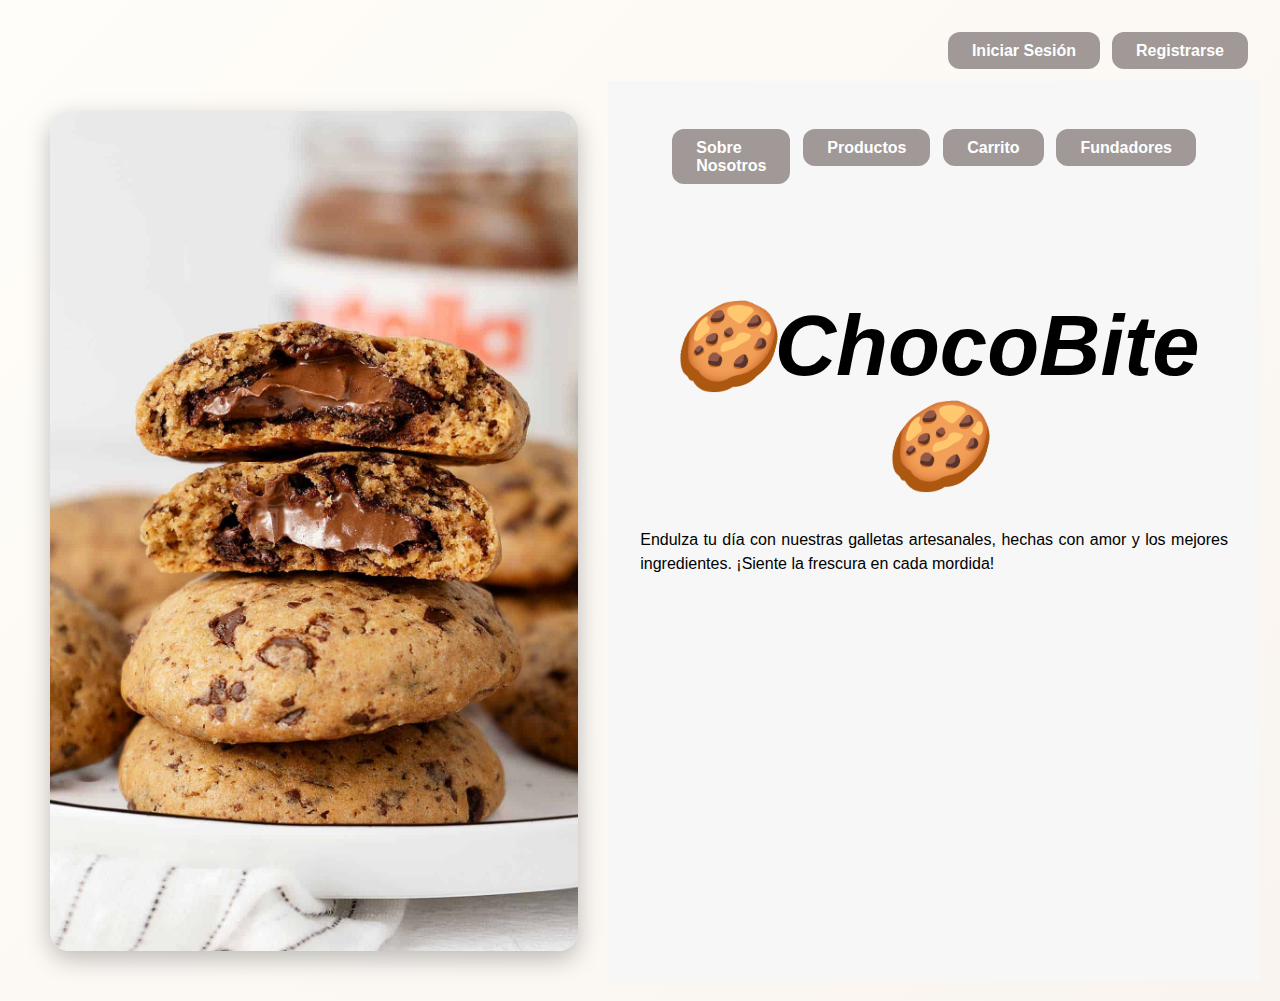
<file: index.html>
<!DOCTYPE html>
<html lang="es">
<head>
  <meta charset="UTF-8" />
  <meta name="viewport" content="width=device-width,initial-scale=1" />
  <title>TiendaVirtual</title>
  <link rel="stylesheet" href="Estilo.css" />
</head>
<body>
  <div id="usuarioBar"></div>
  <script src="usuarioBar.js" defer></script>

  <main>
    <div class="dividir-pantalla">
      <div class="izquierda"></div>
      <div class="derecha">
        <header>
          <nav>
            <ul class="menubotones">
              <li><a href="Sobrenosotros.html" class="btn">Sobre Nosotros</a></li>
              <li><a href="Categoria.html" class="btn">Productos</a></li>
              <li><a href="Carrito.html" class="btn">Carrito</a></li>
              <li><a href="Fundadores.html" class="btn">Fundadores</a></li>
            </ul>
          </nav>
        </header>

        <div class="titulo-bienvenida">
          <h1 class="titulogrande">🍪ChocoBite 🍪</h1>
        </div>

        <div class="contenido">
          <p>Endulza tu día con nuestras galletas artesanales, hechas con amor y los mejores ingredientes. ¡Siente la frescura en cada mordida!</p>
        </div>

      </div>
    </div>
  </main>
</body>
</html>
</file>
<file: Estilo.css>
/* ================= CONTENEDOR PRINCIPAL ================= */
.dividir-pantalla {
  display: flex;      /* Flexbox: permite dividir contenido horizontalmente */
  height: 100vh;      /* Ocupa el 100% de la altura de la ventana */
}

/* Columna izquierda con imagen */
.dividir-pantalla .izquierda {
  flex: 1;                               /* Ocupa la mitad del espacio disponible */
  background-image: url('GalletaMENU.jpg'); /* Imagen de fondo */
  background-size: cover;                 /* Ajusta la imagen para cubrir todo el contenedor */
  background-position: center;            /* Centra la imagen */
  background-repeat: no-repeat;           /* Evita repetir la imagen */

  margin: 30px;                           /* Espacio externo alrededor */
  border-radius: 20px;                    /* Bordes redondeados */
  box-shadow: 0px 8px 25px rgba(0,0,0,0.25); /* Sombra para efecto “card” */
}

/* Columna derecha */
.dividir-pantalla .derecha {
  flex: 1;                               /* Ocupa la otra mitad */
  display: flex;                         /* Flexbox interno */
  flex-direction: column;                /* Organiza el contenido verticalmente */
  justify-content: flex-start;           /* Comienza desde arriba */
  align-items: center;                   /* Centra horizontalmente */
  padding: 2rem;                         /* Espacio interno */
  background-color: #f6f7f6;             /* Fondo color claro */
  font-family: cursive, Arial, sans-serif; /* Tipo de letra */
  color: #000000;                        /* Color del texto */
  min-height: 100vh;                     /* Altura mínima igual a la ventana */
  box-sizing: border-box;                /* Incluye padding y borde en el tamaño */
}

/* Fondo general */
body {
  background: linear-gradient(135deg, #fffdf9, #f9f4ef); /* Degradado diagonal */
  font-family: Arial, sans-serif;      /* Fuente base */
  margin: 0;                           /* Sin margen */
  padding: 20px;                        /* Espacio interno */
}

/* ================= HEADER Y MENÚ ================= */
header {
  width: 100%;                     /* Ocupa todo el ancho */
  display: flex;                    /* Flexbox */
  justify-content: flex-end;        /* Elementos a la derecha */
  align-items: center;              /* Centrado vertical */
  padding: 1rem 2rem;               /* Espacio interno */
  box-sizing: border-box;
  position: sticky;                 /* Se mantiene al hacer scroll */
  top: 0;                            /* Fijo en la parte superior */
  background-color: #f6f7f6;       /* Fondo igual a la columna derecha */
  z-index: 10;                      /* Encima de otros elementos */
}

/* Menú de navegación */
.menubotones {
  list-style: none;                 /* Sin viñetas */
  padding: 0;                        /* Sin padding */
  display: flex;                     /* Flex horizontal */
  gap: 0.8rem;                       /* Espacio entre botones */
  margin: 0;                          /* Sin margen */
}

/* Botones */
.btn {
  display: inline-block;            /* Permite padding y tamaño */
  padding: 0.6rem 1.5rem;           /* Espacio interno */
  background-color: #a09997;        /* Color de fondo */
  color: white;                      /* Color del texto */
  text-decoration: none;             /* Quita subrayado */
  border-radius: 12px;               /* Bordes redondeados */
  font-weight: bold;                 /* Texto en negrita */
  transition: all 0.3s ease;        /* Animación suave al hover */
}

.btn:hover {
  background-color: #7c7574;        /* Cambio de color al pasar el mouse */
  transform: scale(1.05);           /* Aumenta ligeramente el tamaño */
}

/* ================= TÍTULO Y DESCRIPCIÓN ================= */
.titulo-bienvenida {
  display: flex;                     /* Flex vertical */
  flex-direction: column;            /* Apila elementos */
  align-items: center;               /* Centrado horizontal */
  gap: 1rem;                         /* Espacio entre elementos */
  margin-top: 6rem;                  /* Separación del header */
}

.titulogrande {
  font-size: 85px;                   /* Tamaño grande */
  font-style: italic;                /* Cursiva */
  font-weight: 700;                  /* Negrita */
  margin: 0;                         /* Sin margen */
  text-align: center;                /* Centrado */
}

.bienvenido {
  font-size: 22px;                   /* Tamaño mediano */
  margin: 0;                         
  color: #333;                       /* Color gris oscuro */
}

.contenido {
  text-align: justify;               /* Texto justificado */
  max-width: 600px;                  /* Ancho máximo */
  line-height: 1.5;                  /* Altura de línea */
  margin-top: 2rem;                  /* Separación superior */
  margin-bottom: 7rem;               /* Separación inferior */
  font-size: 25px;                   /* Tamaño del texto */
}

.contenido p {
  margin: 0;                         /* Sin margen adicional */
}

/* ================= SECCIÓN SOBRE NUESTRA TIENDA ================= */
.sobre-tienda {
  max-width: 900px;                  /* Ancho máximo */
  margin: 3rem auto;                 /* Centrado horizontal, margen arriba y abajo */
  padding: 2rem 3rem;                /* Espacio interno */
  background-color: #fff;            /* Fondo blanco */
  border-radius: 15px;               /* Bordes redondeados */
  box-shadow: 0 8px 20px rgba(0, 0, 0, 0.1); /* Sombra suave */
  text-align: center;                /* Centrado del texto */
}

.sobre-tienda h1 {
  font-size: 3rem;                   /* Título principal grande */
  font-style: italic;                /* Cursiva */
  color: #5a3e2b;                    /* Color marrón */
  margin-bottom: 1rem;               /* Espacio debajo */
}

.sobre-tienda h2 {
  font-size: 2rem;                   /* Subtítulo */
  color: #478487;                    /* Color azul verdoso */
  margin-bottom: 1.5rem;
}

.sobre-tienda p {
  font-size: 1.2rem;                 /* Texto legible */
  line-height: 1.7;                  /* Altura de línea */
  color: #333;                       /* Gris oscuro */
  text-align: justify;               /* Justificado */
  margin-bottom: 1rem;
}

/* Fondo especial según página */
body.inicio {
  margin: 0;
  padding: 0;
  background: url('fondonuevo.jpg') repeat center center fixed; /* Patrón fijo */
  background-size: 400px 400px;      /* Tamaño del patrón */
}

body.Carrito {
  margin: 0;
  padding: 0;
  background: url('fondonuevo.jpg') repeat center center fixed;
  background-size: cover;             /* Cubre todo el contenedor */
}

/* ================= CARRITO / PRODUCTOS ================= */
.card img {
  width: 150px;                       /* Ancho fijo */
  height: 150px;                      /* Alto fijo */
  object-fit: cover;                  /* Ajusta la imagen sin deformar */
  border-radius: 15px;                /* Bordes redondeados */
  margin-bottom: 15px;
  display: block;                     /* Bloque para centrar */
  margin-left: auto;
  margin-right: auto;                 /* Centra horizontalmente */
}

.producto {
  display: flex;                     /* Flex horizontal */
  align-items: center;               /* Centrado vertical */
  justify-content: space-between;    /* Separación entre imagen y detalles */
  background: #fff;                  /* Fondo blanco */
  margin: 10px 0;
  padding: 10px;
  border-radius: 10px;
  box-shadow: 0 2px 6px rgba(0,0,0,0.1); /* Sombra suave */
}

.producto img {
  width: 150px;
  height: 150px;
  object-fit: cover;
  border-radius: 10px;
}

.nombre {
  font-size: 20px;
  font-weight: bold;
  margin-bottom: 5px;
}

.info {
  display: flex;                     /* Flex horizontal */
  align-items: center;               /* Centrado vertical */
  gap: 15px;                         /* Separación entre elementos */
}

.cantidad {
  display: flex;                     /* Flex horizontal */
  align-items: center;               /* Centrado vertical */
  border: 2px solid #ccc;            /* Borde gris */
  border-radius: 8px;
  overflow: hidden;                   /* Evita que los hijos se salgan */
}

.cantidad button {
  background: #ddd;                  /* Fondo gris */
  border: none;                      /* Sin borde */
  padding: 10px 15px;
  font-size: 18px;
  cursor: pointer;
  transition: background 0.3s;       /* Animación suave al hover */
}

.cantidad button:hover {
  background: #bbb;                  /* Cambia color al pasar mouse */
}

.cantidad span {
  padding: 0 15px;
  font-size: 18px;
  min-width: 20px;
  text-align: center;
}

.finalizar {
  margin-top: 30px;
  display: flex;
  justify-content: center;           /* Centra botón de finalizar */
}

.finalizar button {
  background: #f2c290;               /* Verde */
  color: white;
  border: none;
  padding: 15px 40px;
  font-size: 18px;
  font-weight: bold;
  border-radius: 10px;
  cursor: pointer;
  transition: background 0.3s;
}

.finalizar button:hover {
  background: #f2c290;               /* Verde oscuro al hover */
}

/* ================= PERFILES / INTEGRANTES ================= */
.container {
  display: flex;                     /* Flex horizontal */
  justify-content: space-between;    /* Separa los perfiles */
  gap: 20px;                         /* Espacio entre perfiles */
  max-width: 900px;                  /* Ancho máximo */
  margin: 0 auto;                    /* Centrado horizontal */
  flex-wrap: wrap;                    /* Permite que se apilen en móviles */
}

.profile {
  background-color: #fff0e1;         /* Fondo naranja claro */
  padding: 20px;
  border-radius: 10px;
  width: 45%;                        /* Dos perfiles por fila */
  box-shadow: 2px 4px 10px rgba(0,0,0,0.1);
  text-align: center;
}

.photo {
  width: 120px;
  height: 120px;
  border-radius: 50%;                /* Circular */
  background-color: #f2c290;         /* Color de fondo, puede ser imagen */
  margin: 0 auto 15px auto;          /* Centrado horizontal con margen inferior */
}

h2 {
  margin-bottom: 10px;
  font-size: 1.5rem;
  color: #8b4513;                    /* Marrón */
}

p {
  margin: 5px 0;
  font-size: 1rem;
}

/* Responsive: perfiles en móviles se apilan */
@media (max-width: 700px) {
  .profile {
    width: 100%;                     /* Ocupa todo el ancho */
  }
}

.container-profiles {
  display: flex;
  justify-content: space-between;    /* Separa perfiles a los extremos */
  gap: 20px;                         /* Espacio entre ellos */
}
</file>
